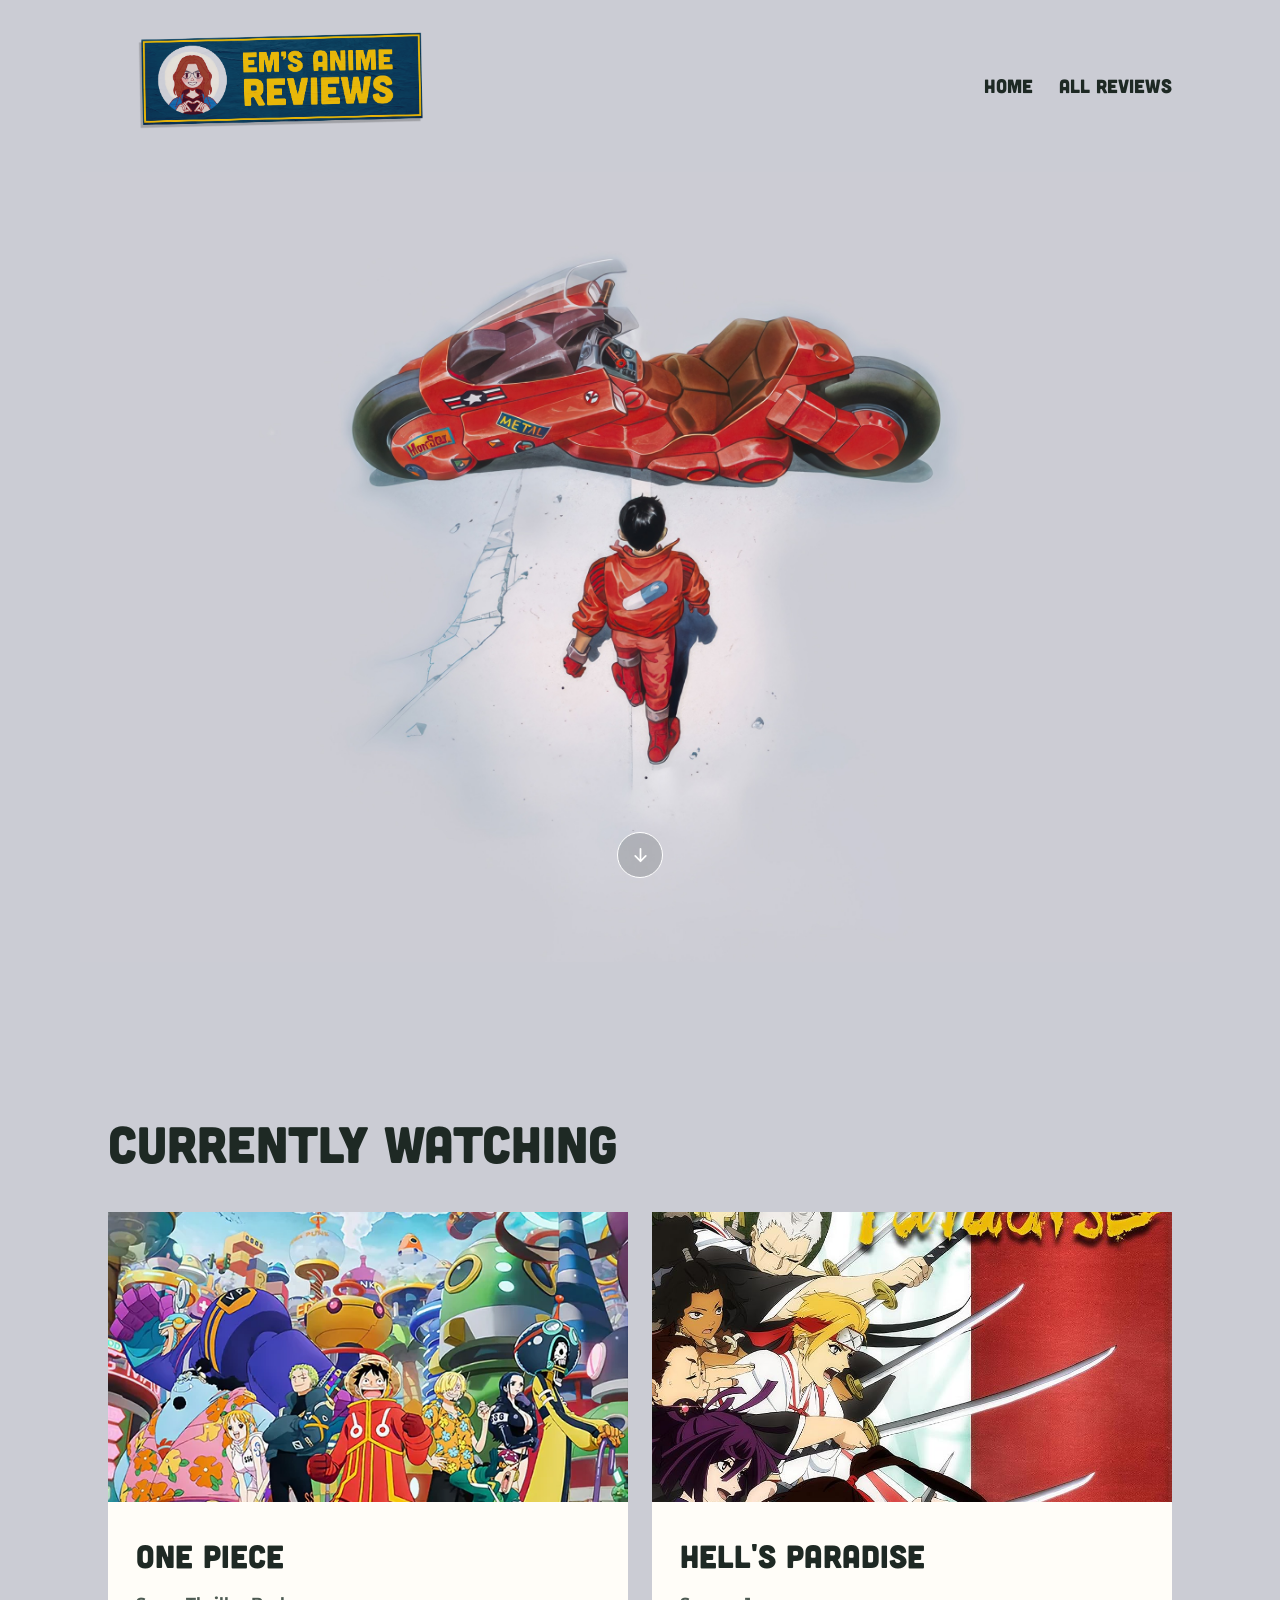
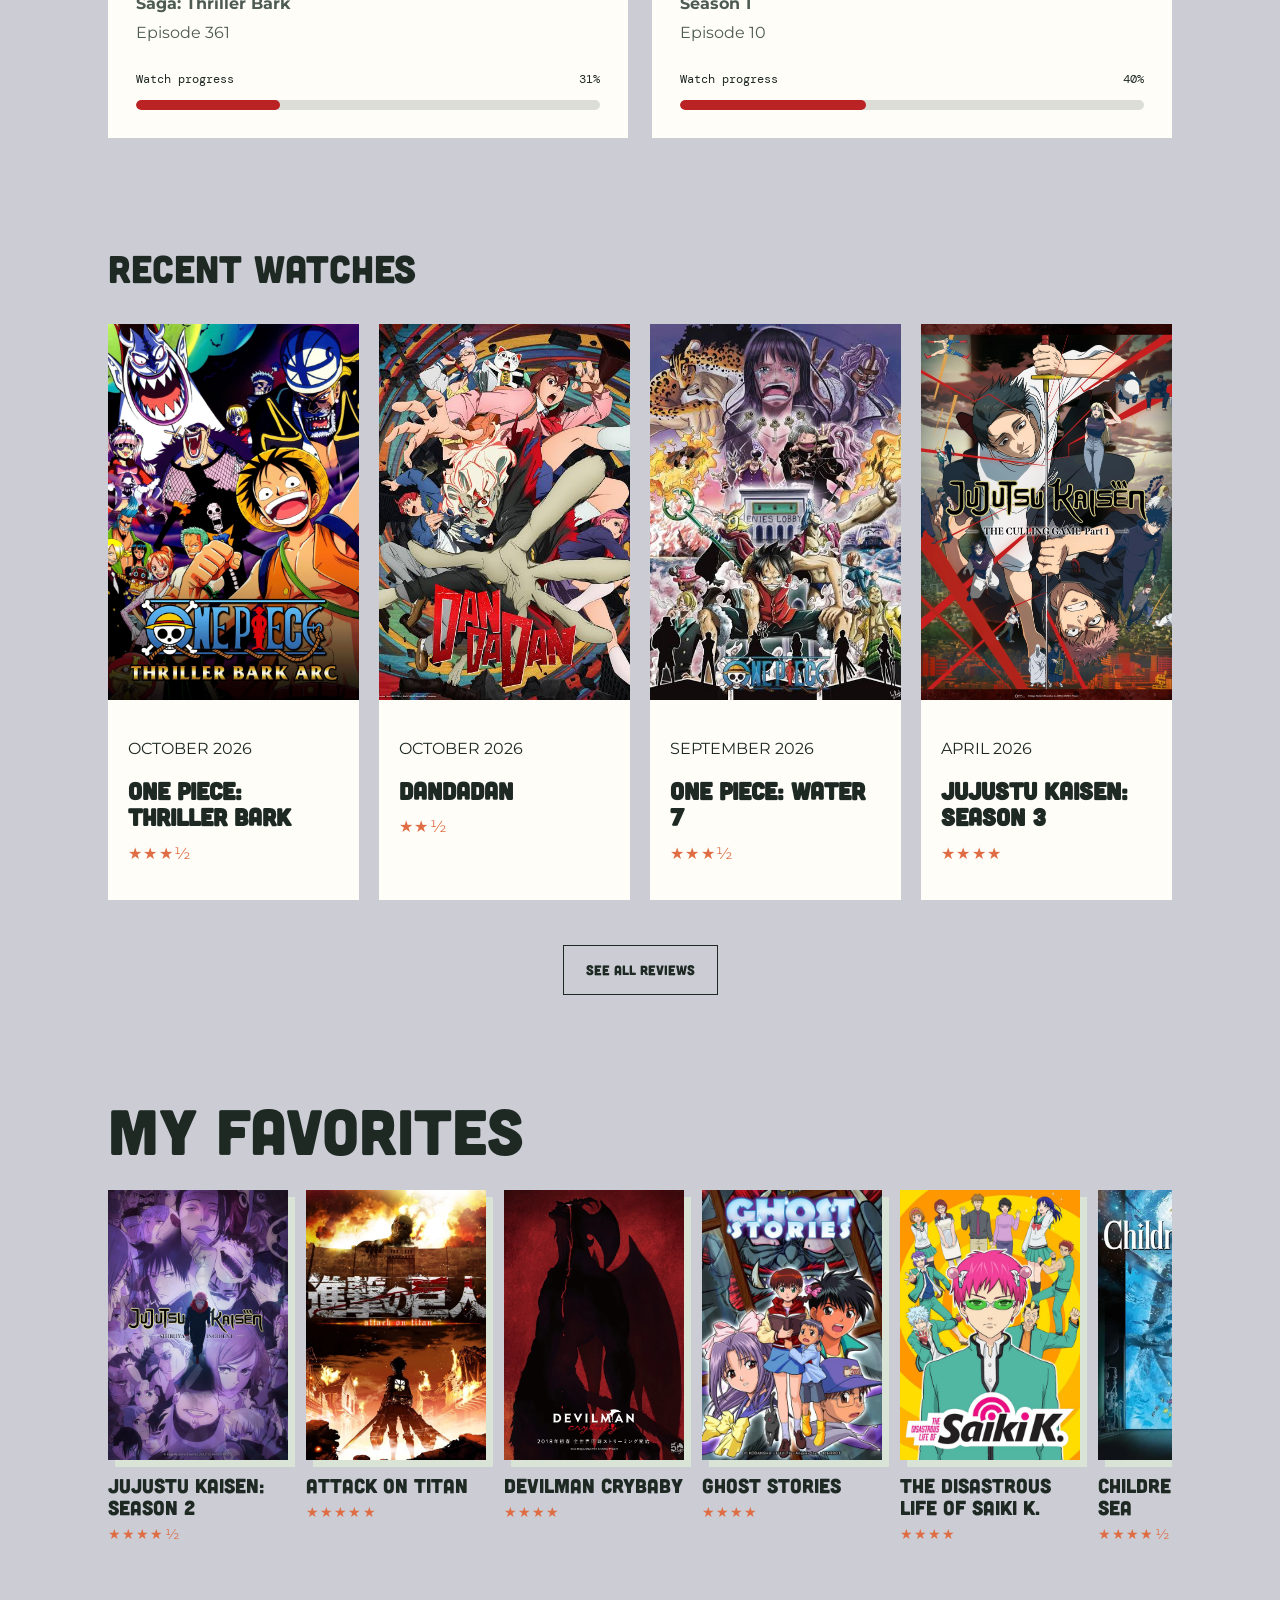
<file: index.html>
<!DOCTYPE html>
<html lang="en">
<head>
  <meta charset="UTF-8">
  <meta name="viewport" content="width=device-width, initial-scale=1.0">
  <title>Emily's Anime Reviews</title>
  <link rel="stylesheet" href="style.css">
</head>
<body>
  <header class="site-header">
    <a class="site-logo" href="index.html">
  <img src="images/logo.png" alt="Em's Anime Reviews">
</a>
    <button
  class="menu-toggle"
  type="button"
  aria-label="Open navigation menu"
  aria-expanded="false"
  aria-controls="site-nav"
>
  <span></span>
  <span></span>
  <span></span>
</button>

<nav class="site-nav" id="site-nav">
  <a href="index.html">Home</a>
  <a href="reviews.html">All Reviews</a>
</nav>
  </header>

  <main>
   <section class="hero">
  <img class="hero-image" src="images/hero-image.jpg" alt="hero-image">

  <a class="scroll-arrow" href="#spacer" aria-label="Scroll to currently watching">
    <svg viewBox="0 0 24 24" aria-hidden="true">
      <path d="M12 5v13M6.5 12.5 12 18l5.5-5.5"></path>
    </svg>
  </a>
</section>

    <div id="spacer" class="spacer"></div>

    <section id="current-show" class="current-shows">
      <div class="current-shows-heading">
        <h2>Currently Watching</h2>
      </div>

      <div class="current-show-grid">
        <article class="current-show-card">
          <div class="current-show-image show-one-image"></div>

          <div class="current-show-copy">
            <h3>One Piece</h3>
            <p class="show-details"><strong>Saga: Thriller Bark</strong></p>
            <p class="show-details">Episode 361</p>

            <div class="progress-label">
              <span>Watch progress</span>
              <span>31%</span>
            </div>

            <div class="progress-bar">
              <div class="progress-fill" style="width: 31%;"></div>
            </div>
          </div>
        </article>

        <article class="current-show-card">
          <div class="current-show-image show-two-image"></div>

          <div class="current-show-copy">
            <h3>Hell's Paradise</h3>
            <p class="show-details"><strong>Season 1</strong></p>
            <p class="show-details">Episode 10</p>

            <div class="progress-label">
              <span>Watch progress</span>
              <span>40%</span>
            </div>

            <div class="progress-bar">
              <div class="progress-fill" style="width: 40%;"></div>
            </div>
          </div>
        </article>
      </div>
</section>

    <section id="recent" class="recent-reviews">
      <div class="section-heading">
        <div>
          <h2>Recent Watches</h2>
        </div>
      </div>

      <div id="recent-reviews" class="review-grid"></div>

      <a class="button" href="reviews.html">See all reviews</a>
    </section>

    <section class="favorites-section">
      <div class="favorites-heading">
        <div>
          <h2>My Favorites</h2>
        </div>

      </div>

      <div id="favorite-reviews" class="favorites-shelf"></div>
    </section>

    <div id="footer" class="footer">
    </div>

  </main>


  

  <script src="reviews.js"></script>
  <script src="script.js"></script>

</body>
</html>
</file>
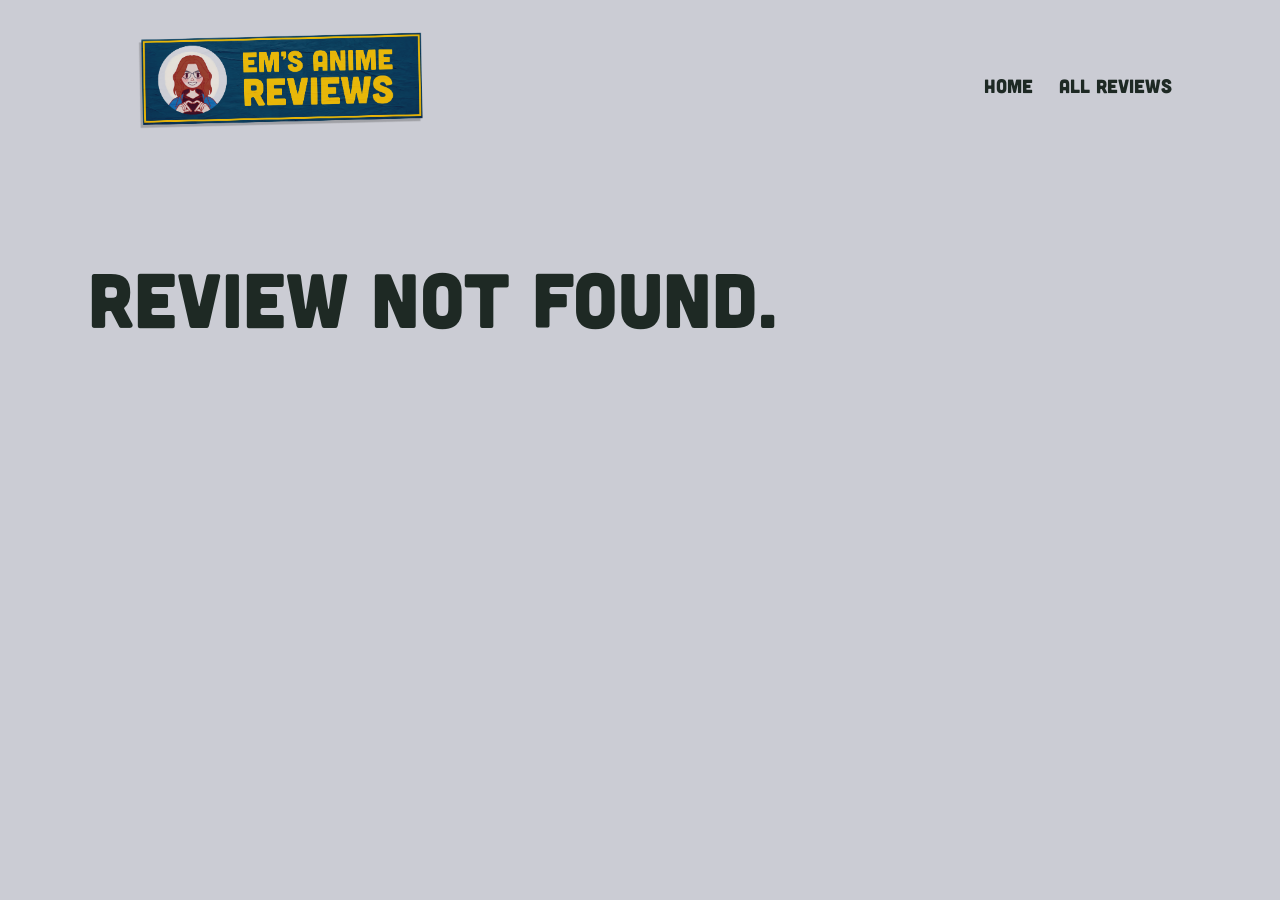
<file: post.html>
<!DOCTYPE html>
<html lang="en">
<head>
  <meta charset="UTF-8">
  <meta name="viewport" content="width=device-width, initial-scale=1.0">
  <title>Review | Emily's Anime Reviews</title>
  <link rel="stylesheet" href="style.css">
</head>
<body>
  <header class="site-header">
    <a class="site-logo" href="index.html">
  <img src="images/logo.png" alt="Em's Anime Reviews">
</a>

    <button
  class="menu-toggle"
  type="button"
  aria-label="Open navigation menu"
  aria-expanded="false"
  aria-controls="site-nav"
>
  <span></span>
  <span></span>
  <span></span>
</button>

<nav class="site-nav" id="site-nav">
  <a href="index.html">Home</a>
  <a href="reviews.html">All Reviews</a>
</nav>
  </header>

  <main class="article-page">
  <article id="single-review"></article>
</main>

  <script src="reviews.js"></script>
  <script src="script.js"></script>
</body>
</html>
</file>
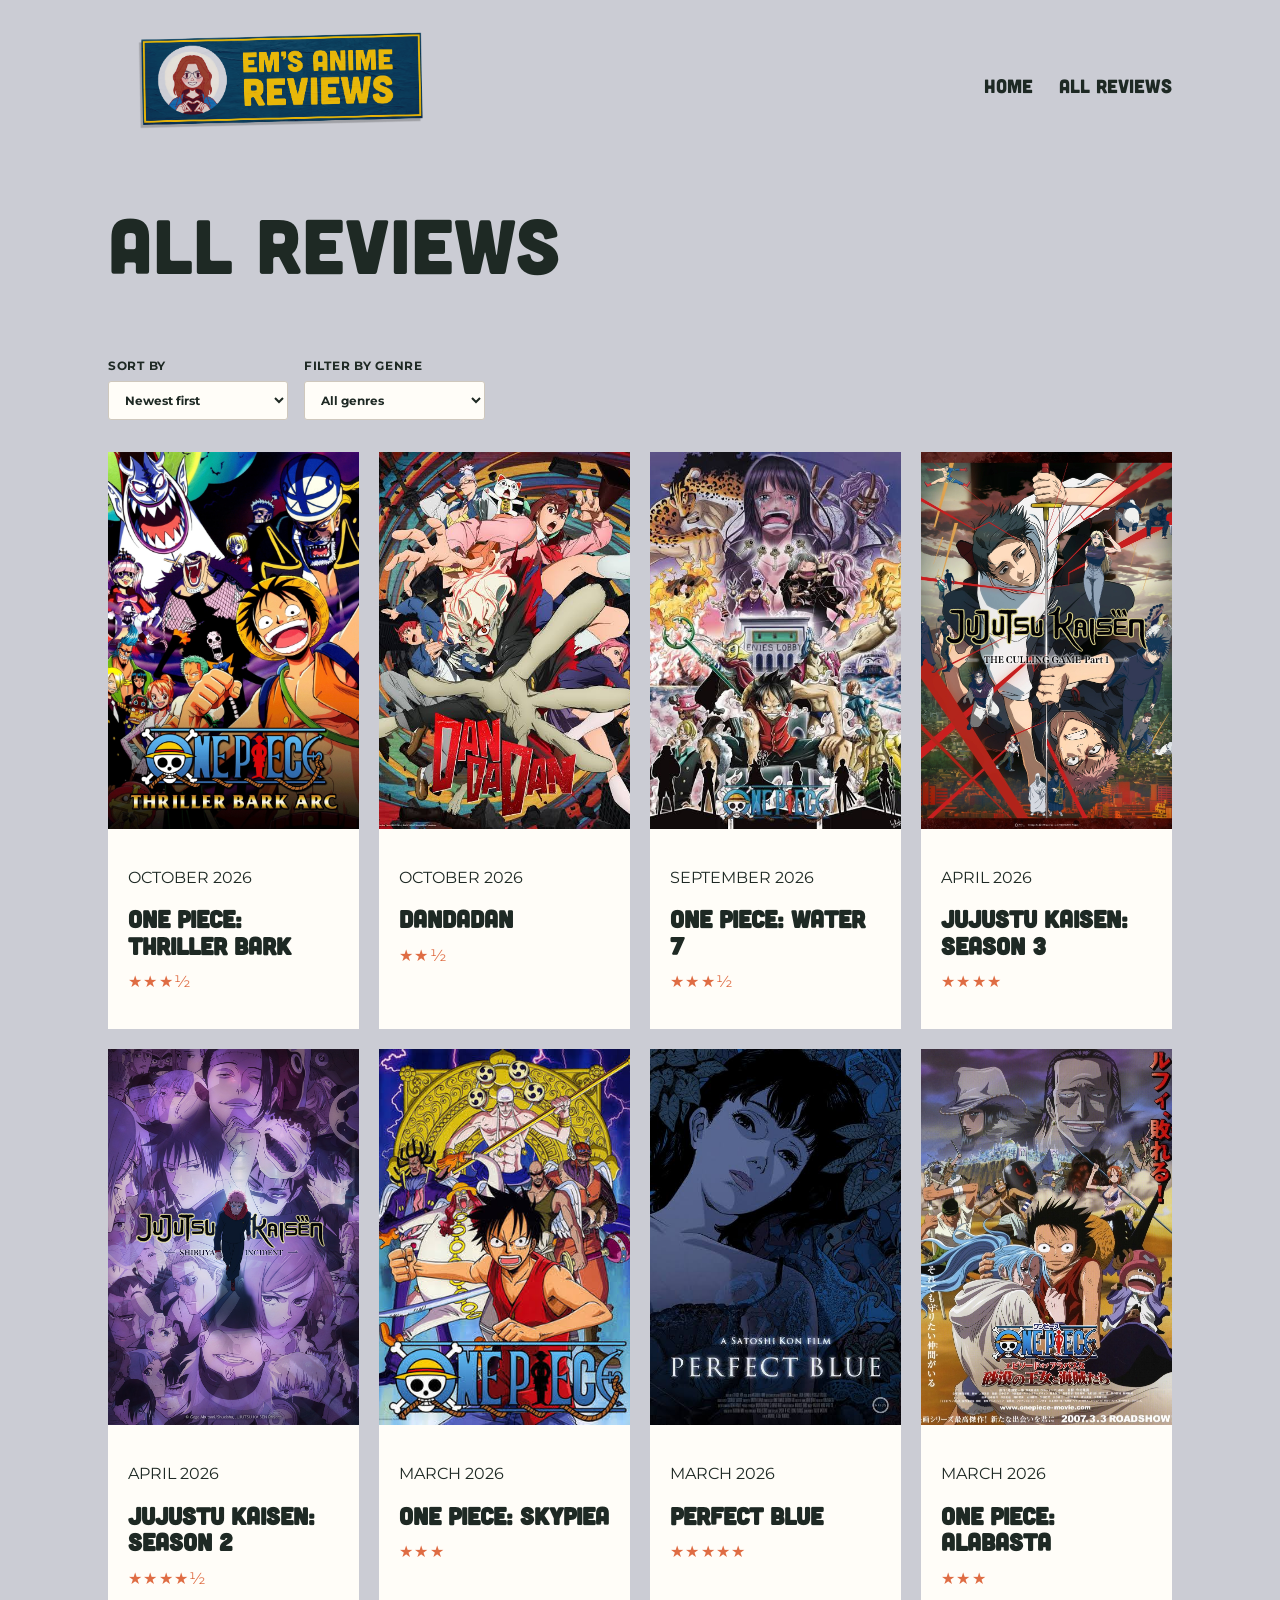
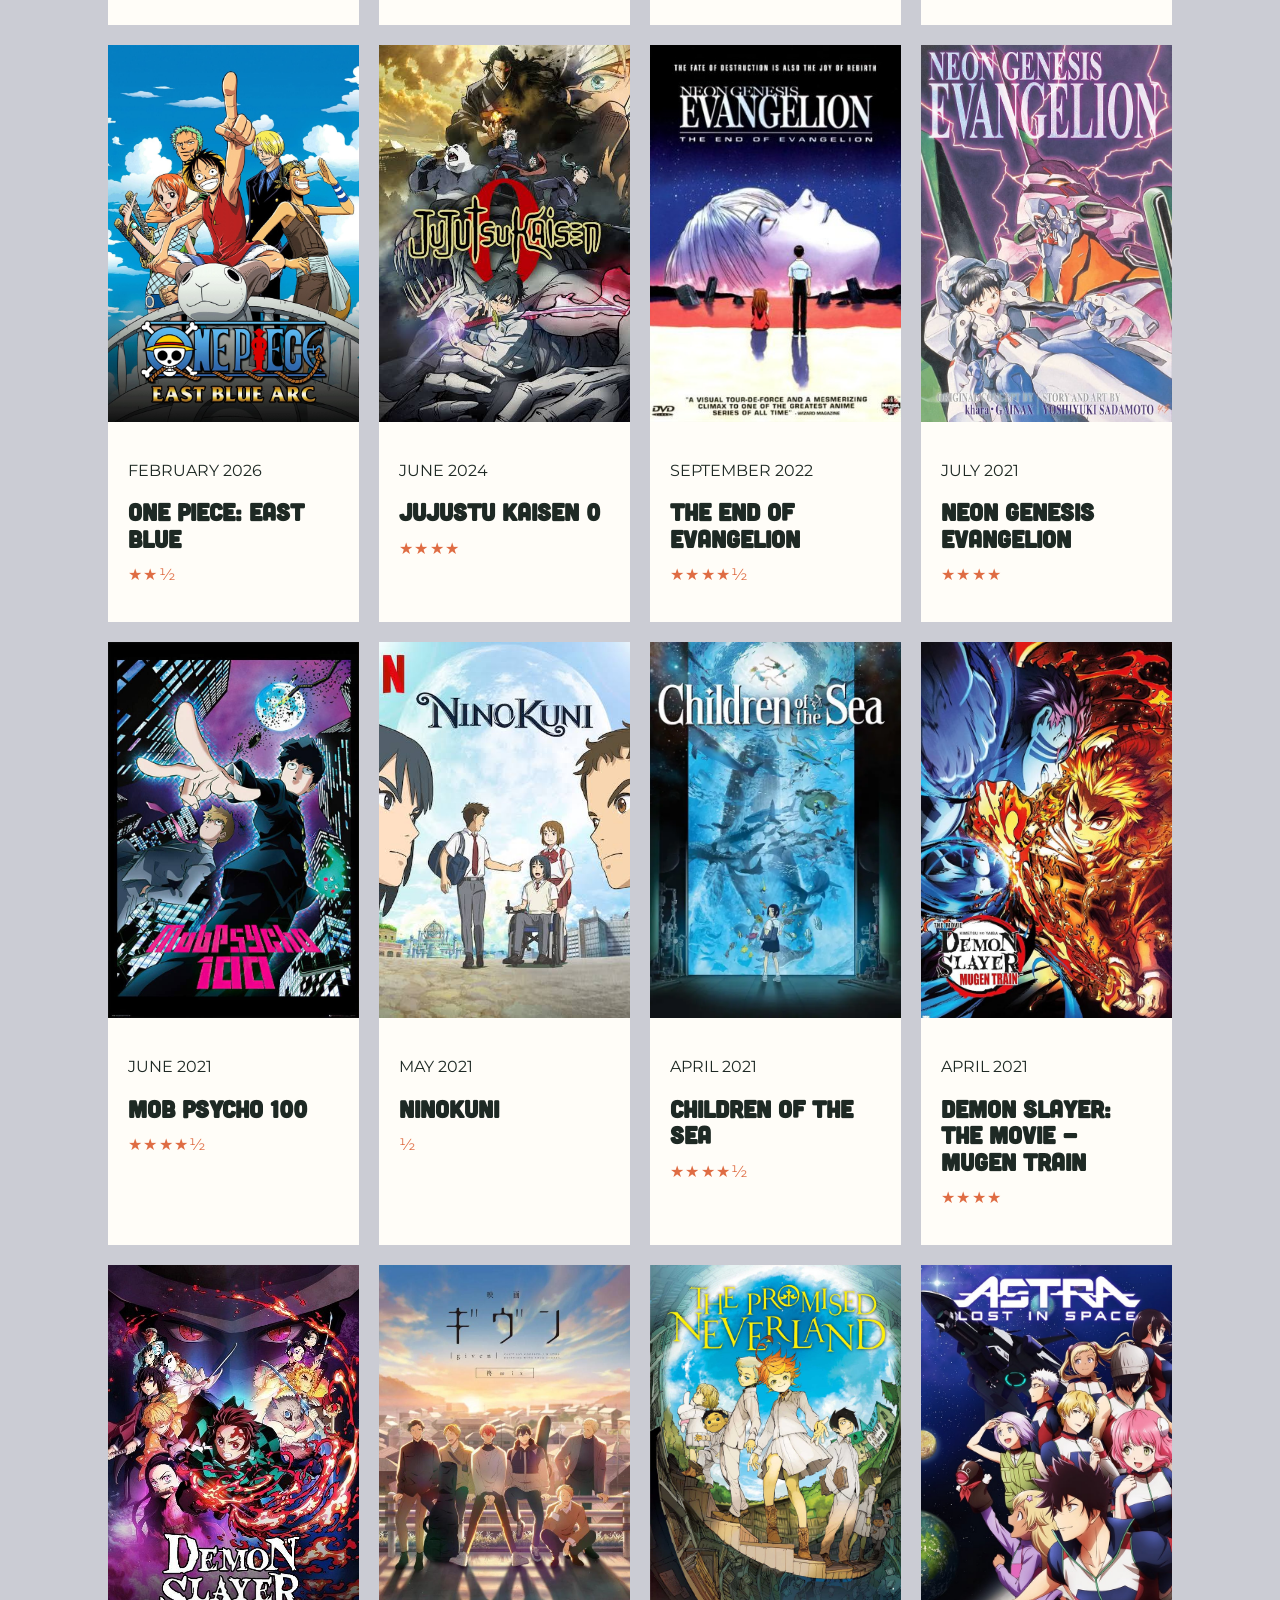
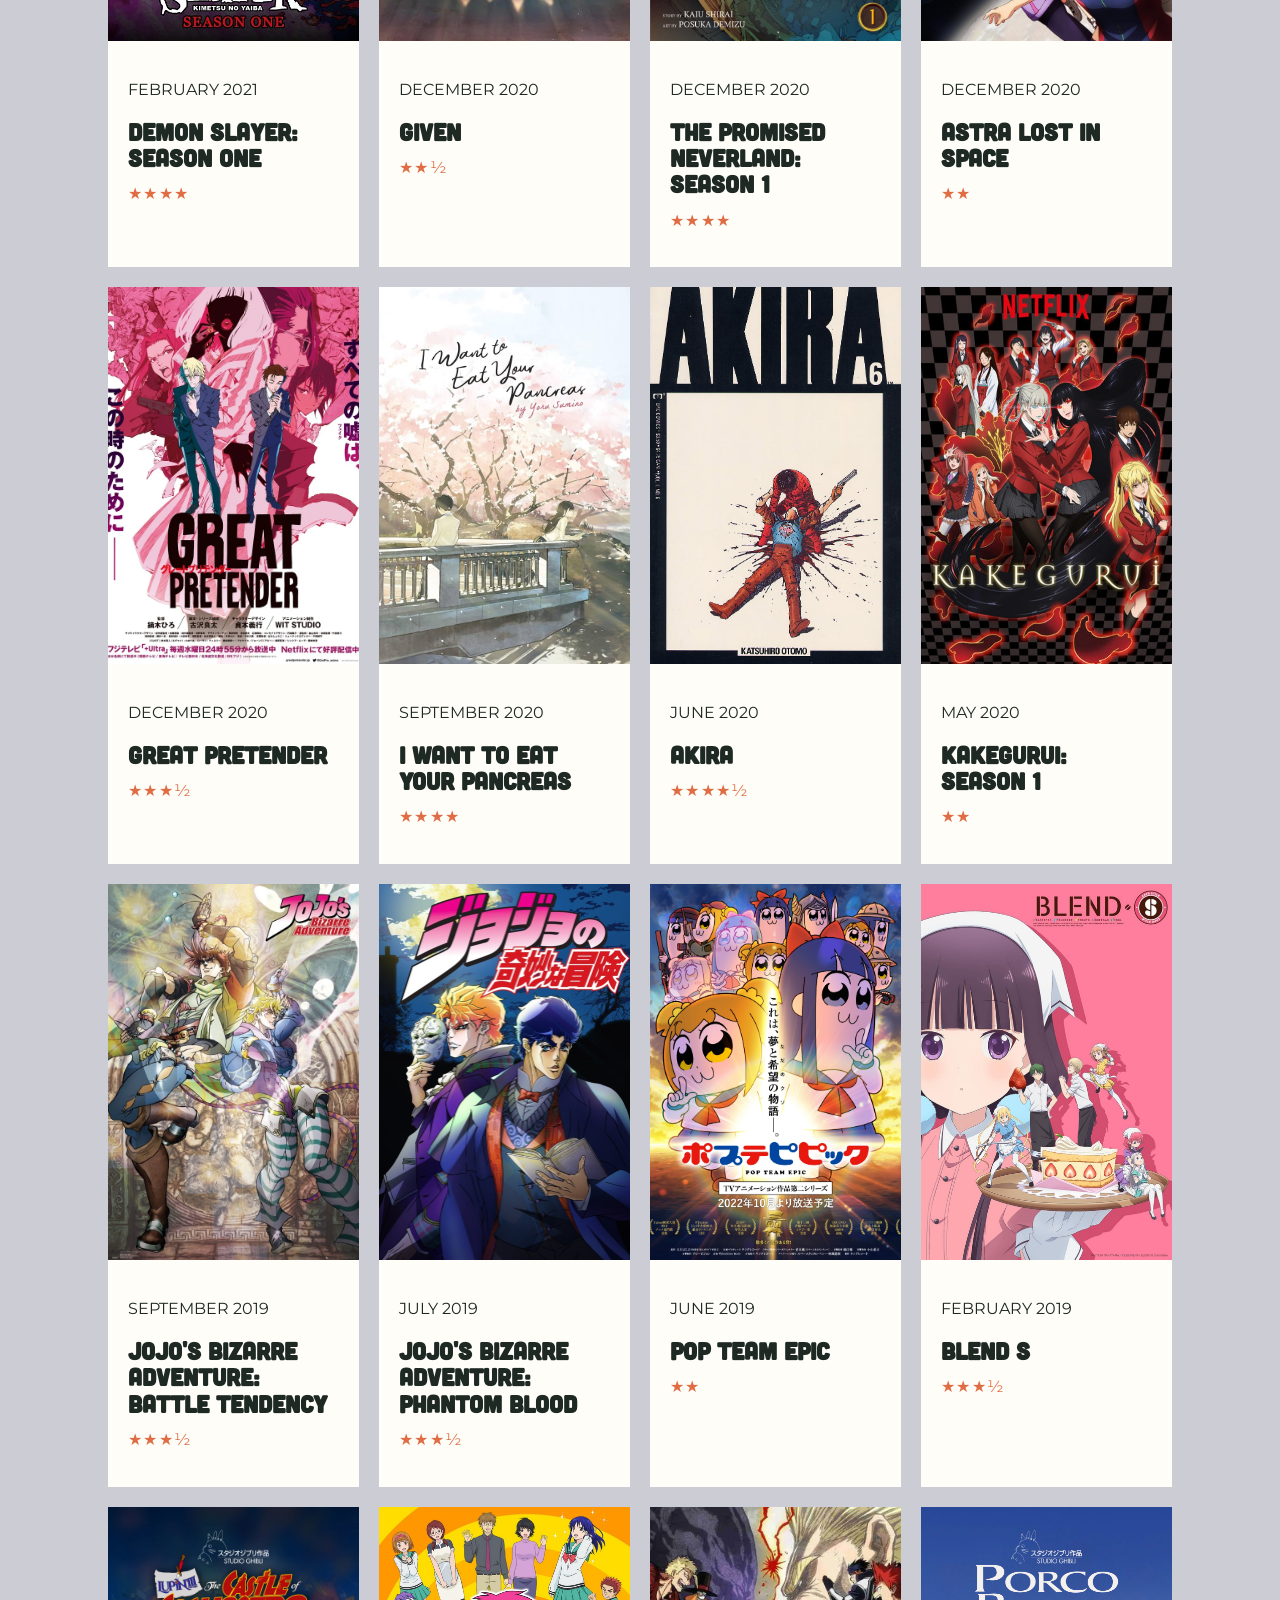
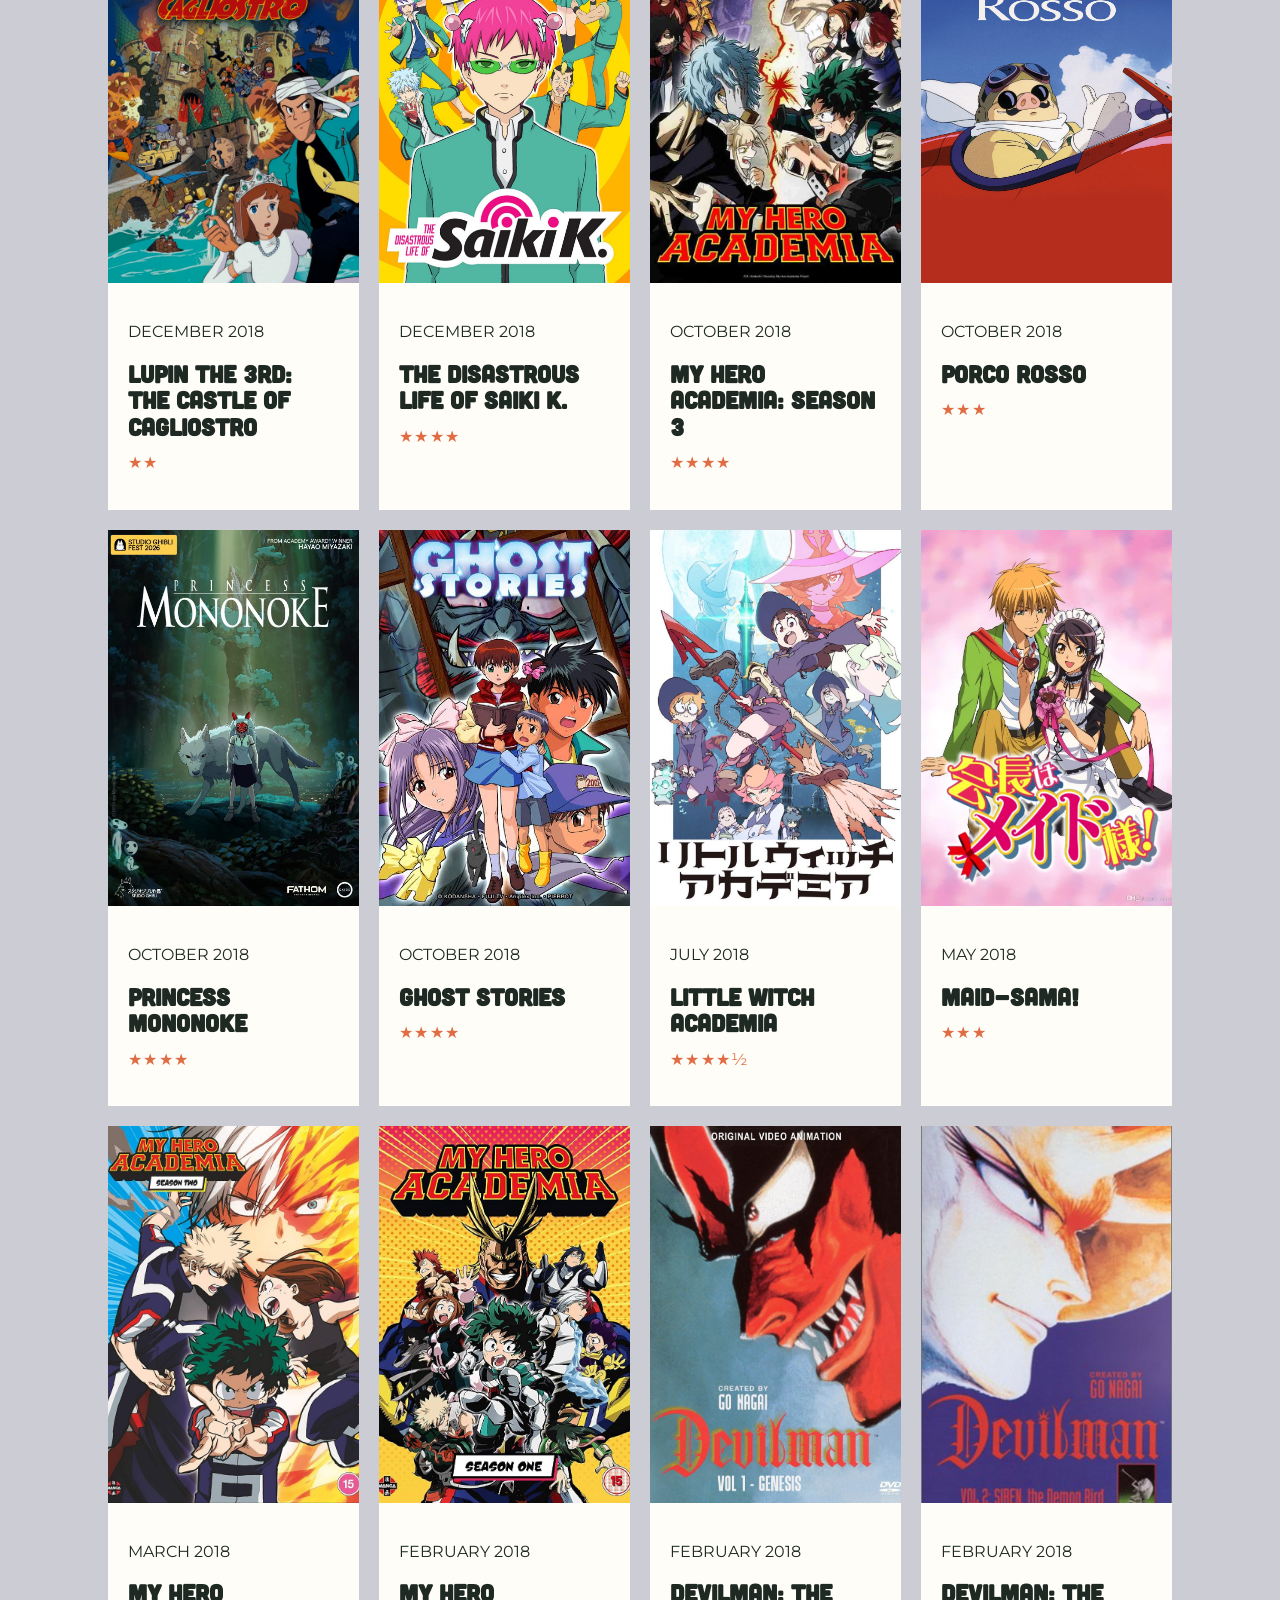
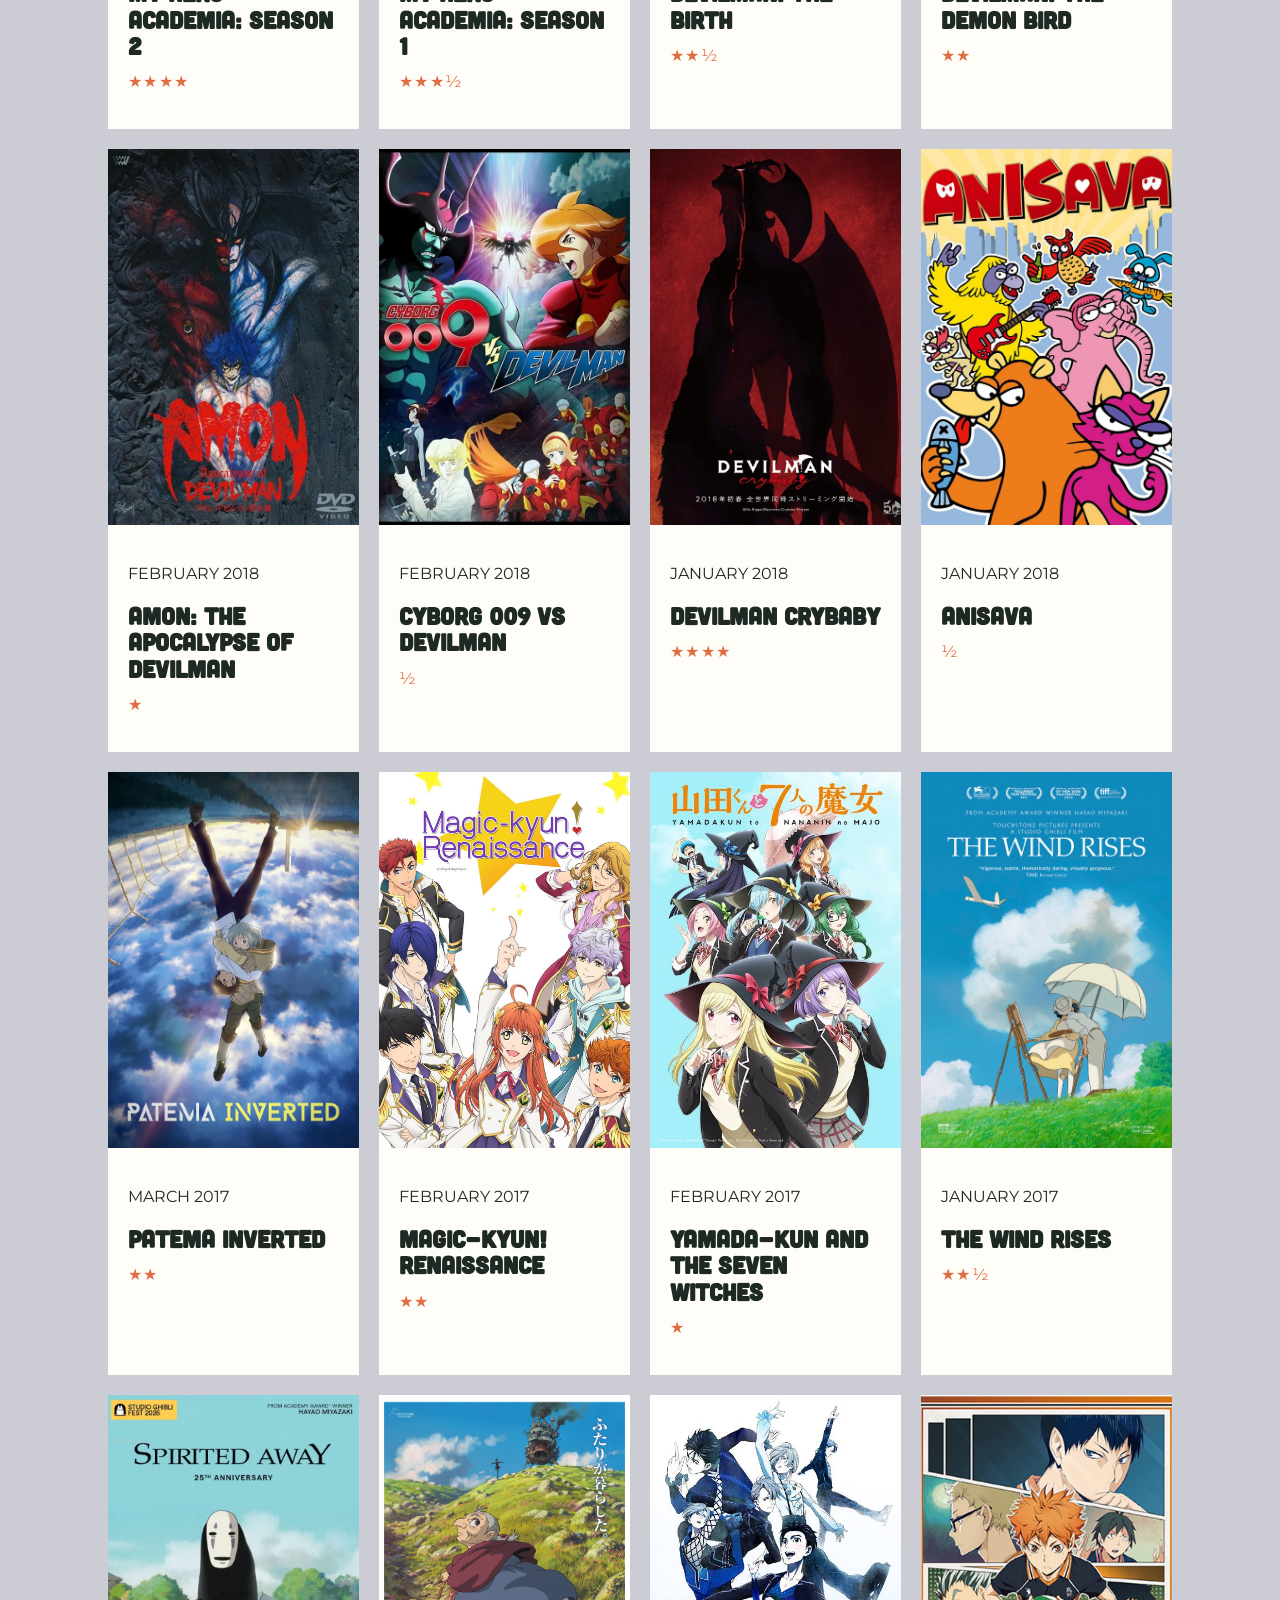
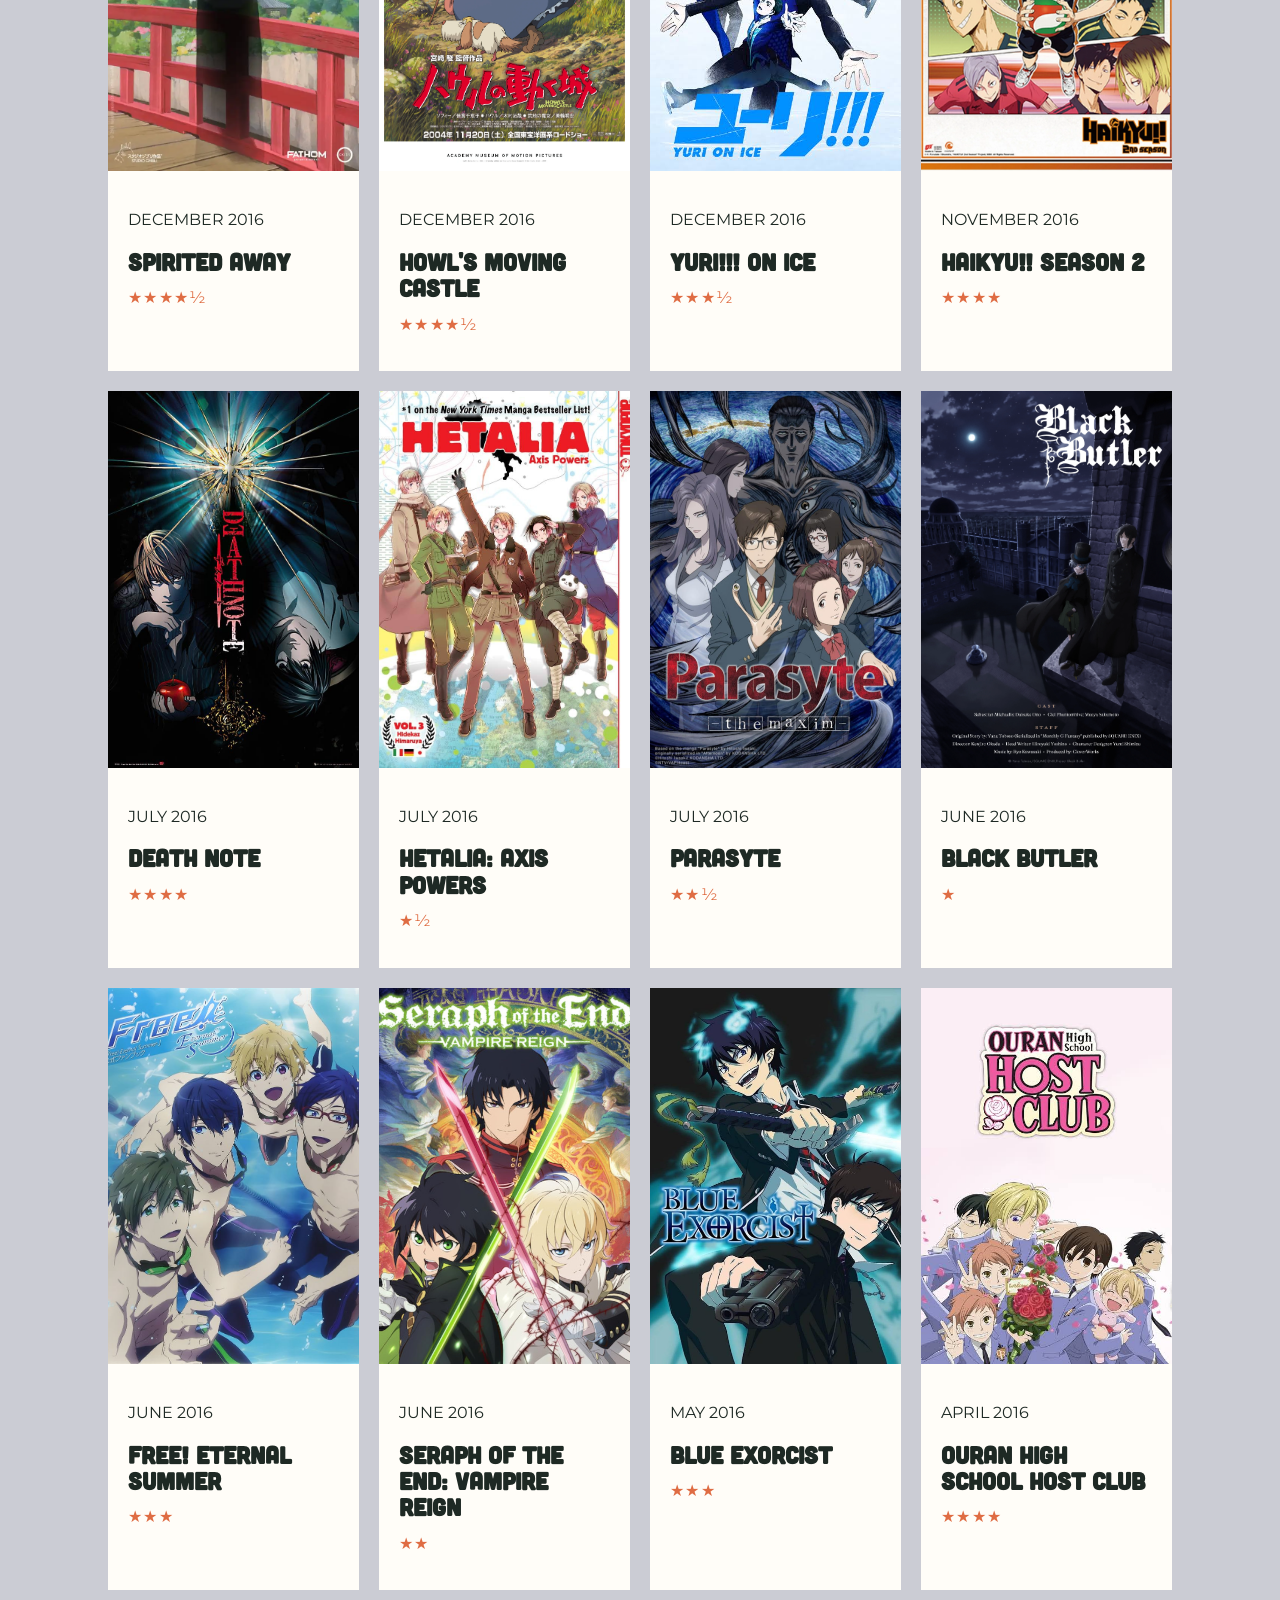
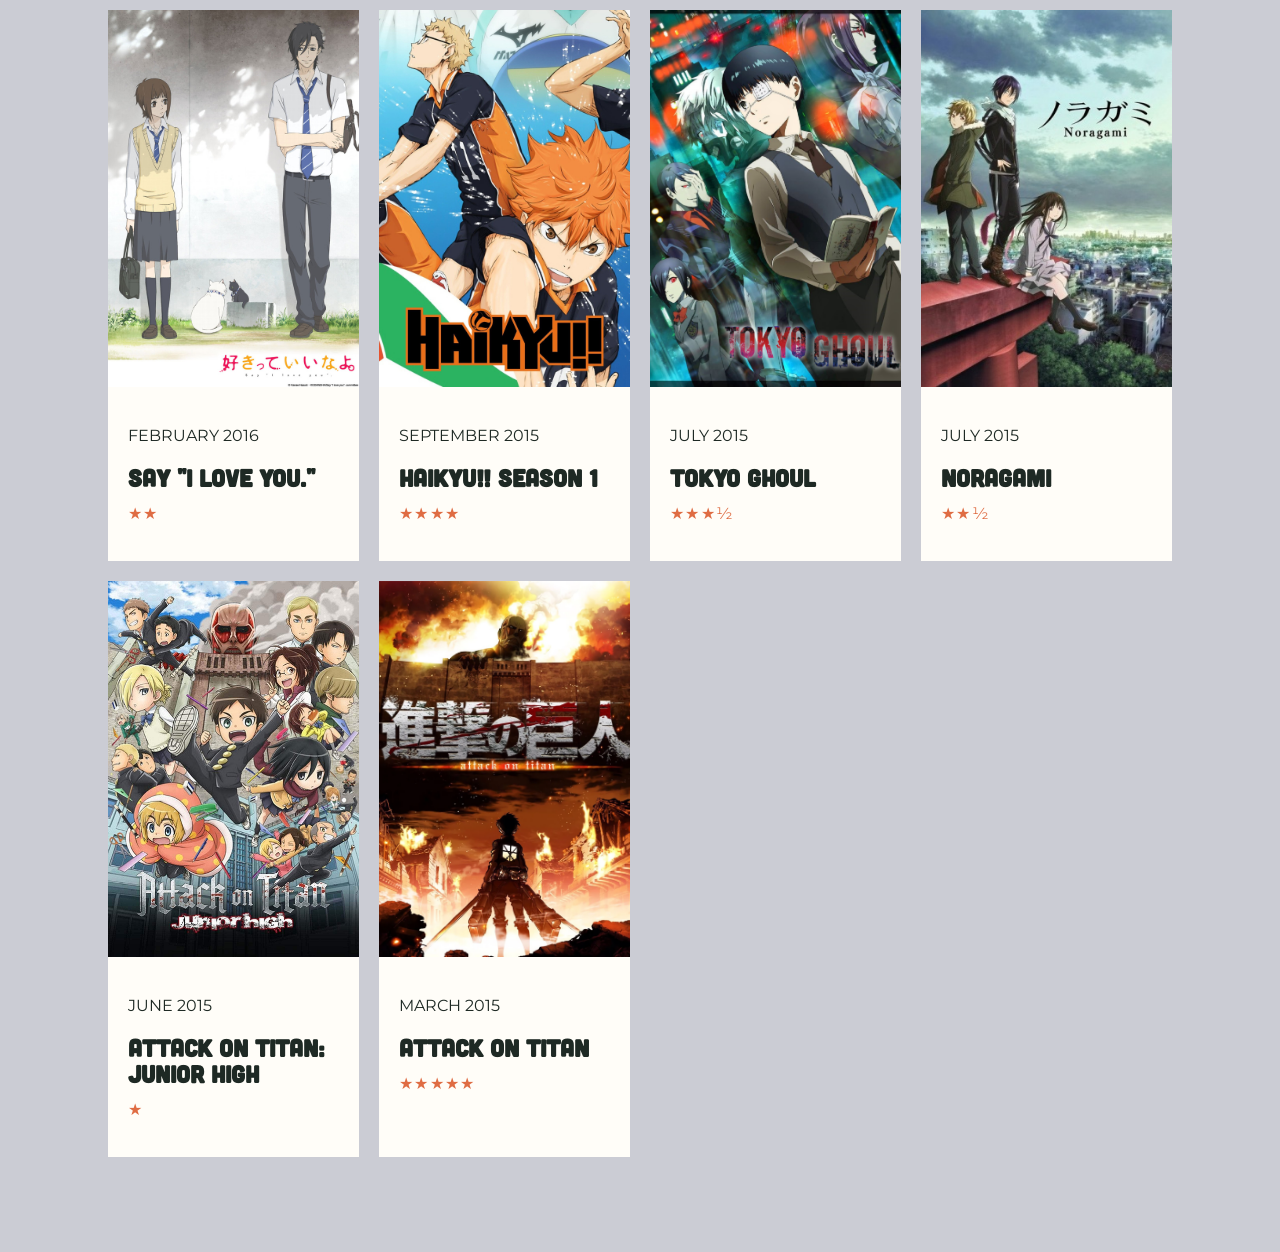
<file: reviews.html>
<!DOCTYPE html>
<html lang="en">
<head>
  <meta charset="UTF-8">
  <meta name="viewport" content="width=device-width, initial-scale=1.0">
  <title>EMILY'S ANIME REVIEWS</title>
  <link rel="stylesheet" href="style.css">
</head>
<body>
  <header class="site-header">
    <a class="site-logo" href="index.html">
  <img src="images/logo.png" alt="Em's Anime Reviews">
</a>
    <button
  class="menu-toggle"
  type="button"
  aria-label="Open navigation menu"
  aria-expanded="false"
  aria-controls="site-nav"
>
  <span></span>
  <span></span>
  <span></span>
</button>

<nav class="site-nav" id="site-nav">
  <a href="index.html">Home</a>
  <a href="reviews.html">All Reviews</a>
</nav>
  </header>

  <main class="reviews-page">
    <h1>All Reviews</h1>

    <div class="review-controls">
  <label>
    Sort by
    <select id="sort-reviews">
      <option value="newest">Newest first</option>
      <option value="oldest">Oldest first</option>
      <option value="rating">Highest rating</option>
    </select>
  </label>

  <label>
    Filter by genre
    <select id="filter-genre">
      <option value="all">All genres</option>
      <option value="Shounen">Shounen</option>
      <option value="Romance">Romance</option>
      <option value="Horror">Horror</option>
      <option value="Fantasy">Fantasy</option>
      <option value="Comedy">Comedy</option>
      <option value="Cyberpunk">Cyberpunk</option>
      <option value="Psychological Thriller">Psychological Thriller</option>
      <option value="Drama">Drama</option>
      <option value="Mecha">Mecha</option>
      <option value="Sports">Sports</option>
      <option value="Action">Action</option>
      <option value="Crime">Crime</option>
      <option value="Supernatural">Supernatural</option>
    </select>
  </label>
</div>

    <div id="all-reviews" class="all-review-grid"></div>
  </main>

  <script src="reviews.js"></script>
  <script src="script.js"></script>

</body>
</html>
</file>
<file: style.css>
@import url("https://fonts.googleapis.com/css2?family=DM+Mono&family=Montserrat:wght@400;500;600;700&display=swap");

@font-face {
  font-family: "Cubano";
  src: url("fonts/cubano/Cubano.ttf") format("truetype");
  font-weight: 400;
  font-style: normal;
  font-display: swap;
}

:root {
  --ink: #1e2924;
  --paper: #CBCCD4;
  --sage: #d9e3d6;
  --yellow: #E7B70B;
  --muted: #647069;
}

* {
  box-sizing: border-box;
}

html {
  scroll-behavior: smooth;
}

body {
  margin: 0;
  color: var(--ink);
  background: var(--paper);
  font-family: "Work Sans", sans-serif;
  line-height: 1.6;
}

.site-header,
main,
footer {
  max-width: 1120px;
  margin-left: auto;
  margin-right: auto;
}

.site-header {
  display: flex;
  justify-content: space-between;
  align-items: center;
  padding: 14px 28px;
  position: sticky;
  top: 0;
  z-index: 100;
  background: var(--paper);
}

.brand {
  color: var(--ink);
  font-family: "DM Mono", monospace;
  font-size: 0.85rem;
  font-weight: bold;
  letter-spacing: 0.08em;
  text-decoration: none;
}

nav {
  display: flex;
  gap: 26px;
}

nav a {
  color: var(--ink);
  font-size: 1.2rem;
  text-decoration: none;
}

nav a:hover,
.read-more:hover,
.back:hover {
  color: var(--yellow);
}

:root {
  --desktop-header-height: 110px;
}

.hero {
  position: relative;
  width: 100%;
  height: calc(100svh - var(--desktop-header-height));
  overflow: hidden;
  line-height: 0;
}

.hero-image {
  display: block;
  width: 100%;
  height: 100%;
  object-fit: cover;
  object-position: center center;
}

.scroll-arrow {
  position: fixed;
  bottom: max(22px, env(safe-area-inset-bottom));
  left: 50%;
  z-index: 1000;
  display: grid;
  width: 46px;
  height: 46px;
  place-items: center;
  transform: translateX(-50%);
  border: 1px solid #fff;
  border-radius: 50%;
  background: rgba(30, 41, 36, 0.18);
  color: #fff;
  text-decoration: none;
  transition: opacity 0.2s ease, transform 0.2s ease, background 0.2s ease;
}

.scroll-arrow:hover {
  transform: translateX(-50%) translateY(5px);
  background: #fff;
  color: #1e2924;
}

.scroll-arrow.is-hidden {
  opacity: 0;
  pointer-events: none;
}

.scroll-arrow svg {
  width: 23px;
  height: 23px;
  fill: none;
  stroke: currentColor;
  stroke-linecap: round;
  stroke-linejoin: round;
  stroke-width: 1.8;
}

@media (max-width: 600px) {
  .hero {
    height: calc(100svh - 68px);
  }

  .scroll-arrow {
    bottom: max(20px, env(safe-area-inset-bottom));
  }
}

.hero .eyebrow {
  color: #f2bca7;
}

.hero h1 {
  max-width: 750px;
  margin: 16px 0 24px;
  color: white;
  font-family: "Cubano";
  font-size: clamp(3.2rem, 7vw, 6.5rem);
  font-weight: 600;
  line-height: 0.98;
  letter-spacing: -0.05em;
}

.hero p:not(.eyebrow) {
  max-width: 540px;
  margin: 0;
  color: rgba(255, 255, 255, 0.9);
  font-size: 1.1rem;
}

.intro {
  max-width: 560px;
  color: var(--muted);
  font-size: 1.15rem;
}

.posts {
  padding: 0 28px 90px;
}

.section-heading {
  margin-bottom: 25px;
}

.section-heading h2 {
  margin: 0 0 14px;
  font-family: "Cubano";
  font-size: 2.4rem;
}

.post-card {
  background: #fffdf8;
}

.featured {
  display: grid;
  grid-template-columns: 1.13fr 0.87fr;
  margin-bottom: 30px;
}

.post-image {
  min-height: 270px;
}

.featured .post-image {
  min-height: 430px;
}

.image-one {
  background:
    linear-gradient(140deg, rgba(31, 47, 35, 0.1), rgba(255, 232, 199, 0.1)),
    url("https://images.unsplash.com/photo-1464822759023-fed622ff2c3b?auto=format&fit=crop&w=1300&q=80")
    center / cover;
}

.image-two {
  background:
    url("https://images.unsplash.com/photo-1499750310107-5fef28a66643?auto=format&fit=crop&w=800&q=80")
    center / cover;
}

.image-three {
  background:
    url("https://images.unsplash.com/photo-1500530855697-b586d89ba3ee?auto=format&fit=crop&w=800&q=80")
    center / cover;
}

.post-copy {
  padding: 38px;
}

.post-copy h3 {
  margin: 14px 0;
  font-family: "Cubano";
  font-size: 2rem;
  line-height: 1.12;
}

.post-copy h3 a {
  color: var(--ink);
  text-decoration: none;
}

.post-copy p:not(.meta) {
  color: var(--muted);
}

.read-more {
  color: var(--ink);
  font-size: 0.85rem;
  font-weight: 600;
  text-decoration: none;
}

.post-grid {
  display: grid;
  grid-template-columns: repeat(2, 1fr);
  gap: 30px;
}

.post-grid .post-copy {
  padding: 26px;
}

.post-grid .post-copy h3 {
  font-size: 1.6rem;
}

.about {
  margin: 0 28px 88px;
  padding: 70px max(30px, 8vw);
  background: var(--sage);
  text-align: center;
}

.about h2 {
  margin: 10px 0;
  font-size: 3.2rem;
}

.about p:last-child {
  max-width: 500px;
  margin: auto;
  color: #4e5b53;
}

.article-page {
  max-width: 830px;
  padding: 55px 28px 90px;
}

.back {
  color: var(--ink);
  font-size: 0.9rem;
  text-decoration: none;
}

.article-page article {
  margin-top: 75px;
}

.article-page h1 {
  font-size: clamp(2.8rem, 6vw, 4.8rem);
}

.standfirst {
  max-width: 620px;
  color: var(--muted);
  font-family: "Cubano";
  font-size: 1.3rem;
  font-weight: 500;
  line-height: 1.5;
}

.article-image {
  height: 440px;
  margin: 42px 0;
}

.article-body {
  max-width: 650px;
  margin: auto;
  font-size: 1.08rem;
}

.article-body h2 {
  margin-top: 42px;
  font-family: "Cubano";
  font-size: 2rem;
}

.article-body code {
  padding: 2px 5px;
  background: #eeeae0;
  font-size: 0.85em;
}

footer {
  display: flex;
  justify-content: space-between;
  padding: 28px;
  border-top: 1px solid #d5d8cf;
  color: var(--muted);
  font-size: 0.78rem;
}

@media (max-width: 700px) {
  .featured,
  .post-grid {
    grid-template-columns: 1fr;
  }

  .featured .post-image {
    min-height: 290px;
  }

  .article-image {
    height: 280px;
  }

  footer {
    display: block;
  }

  footer span {
    display: block;
    margin-top: 4px;
  }
}

.current-shows {
  max-width: 1120px;
  margin: 70px auto 100px;
  padding: 0 28px;
}

.current-shows-heading h2 {
  margin: 8px 0 28px;
  font-family: "Cubano";
  font-size: clamp(2.2rem, 4vw, 3.6rem);
}

.current-show-grid {
  display: grid;
  grid-template-columns: repeat(2, 1fr);
  gap: 24px;
}

.current-show-card {
  overflow: hidden;
  background: #FFFDF8;
}

.current-show-image {
  min-height: 290px;
  background-position: center;
  background-size: cover;
}

.show-one-image {
  background-image: url("covers/one-piece.webp");
}

.show-two-image {
  background-image: url("covers/hells-paradise.jpg");
}

.current-show-copy {
  padding: 28px;
}

.current-show-copy h3 {
  margin: 0 0 10px;
  font-family: "Cubano";
  font-size: 2rem;
}

.show-details {
  margin: 3px 0;
  color: #4e5b53;
}

.progress-label {
  display: flex;
  justify-content: space-between;
  margin-top: 26px;
  font-family: "DM Mono", monospace;
  font-size: 0.72rem;
}

.progress-bar {
  height: 10px;
  margin-top: 10px;
  overflow: hidden;
  background: rgba(30, 41, 36, 0.15);
  border-radius: 20px;
}

.progress-fill {
  height: 100%;
  background: #BB2224;
  border-radius: 20px;
}

@media (max-width: 700px) {
  .current-show-grid {
    grid-template-columns: 1fr;
  }
}

.recent-reviews,
.reviews-page {
  max-width: 1120px;
  margin: auto;
  padding: 0px 28px 95px;
}

.review-grid,
.all-review-grid {
  display: grid;
  grid-template-columns: repeat(4, 1fr);
  gap: 20px;
}

.review-card {
  overflow: hidden;
  background: #fffdf8;
}

.review-card:hover {
  box-shadow: 0 14px 28px rgba(30, 41, 36, 0.2);
}

.review-card img {
  display: block;
  width: 100%;
  aspect-ratio: 2 / 3;
  object-fit: cover;
}

.review-copy {
  padding: 20px;
}

.review-copy h3 {
  margin: 8px 0;
  font-family: "Cubano";
  font-size: 1.55rem;
  line-height: 1.1;
}

.review-copy a {
  color: var(--ink);
  font-size: 0.85rem;
  font-weight: 600;
  text-decoration: none;
}

.rating {
  margin: 10px 0 14px;
  color: #df6c43;
  letter-spacing: 0.08em;
}

.button {
  display: block;
  width: fit-content;
  margin: 45px auto 0;
  padding: 13px 22px;
  border: 1px solid var(--ink);
  color: var(--ink);
  font-size: 0.85rem;
  font-weight: 600;
  text-decoration: none;
}

.button:hover {
  border-color: #3C657D;
  background: #3C657D;
  color: white;
}

.reviews-page h1 {
  margin-top: 10px;
  font-family: "Cubano";
  font-size: clamp(3rem, 6vw, 5rem);
}

.sort-label {
  display: flex;
  align-items: center;
  gap: 12px;
  margin: 30px 0;
  font-size: 0.9rem;
  font-weight: 600;
}

.sort-label select {
  padding: 9px 12px;
  border: 1px solid #c6ccc2;
  background: #fffdf8;
  color: var(--ink);
  font: inherit;
}

.review-controls {
  display: flex;
  flex-wrap: wrap;
  gap: 16px;
  margin: 0 0 32px;
}

.review-controls label {
  display: grid;
  gap: 6px;
  color: #1e2924;
  font-size: 0.75rem;
  font-weight: 700;
  letter-spacing: 0.06em;
  text-transform: uppercase;
}

.review-controls select {
  min-width: 180px;
  padding: 10px 12px;
  border: 1px solid #cfc8bd;
  border-radius: 3px;
  background: #fffdf8;
  color: #1e2924;
  font: inherit;
  text-transform: none;
}

.no-results {
  grid-column: 1 / -1;
  margin: 12px 0;
}

@media (max-width: 850px) {
  .review-grid,
  .all-review-grid {
    grid-template-columns: repeat(2, 1fr);
  }

  .current-show {
    margin-left: 28px;
    margin-right: 28px;
    grid-template-columns: 1fr;
  }

  .current-show-image {
    min-height: 260px;
  }
}

@media (max-width: 500px) {
  .review-grid,
  .all-review-grid {
    grid-template-columns: repeat(2, minmax(0, 1fr));
    gap: 14px;
  }

  .review-copy {
    padding: 14px;
  }

  .review-copy h3 {
    font-size: 1.25rem !important;
  }
}
@media (max-width: 500px) {

  .current-show-copy {
    padding: 35px 28px;
  }
}

.spacer {
  height: 70px;
}

.tag-list {
  display: flex;
  flex-wrap: wrap;
  gap: 8px;
  margin: 18px 0 30px;
}

.tag {
  padding: 6px 10px;
  border: 1px solid #c6ccc2;
  border-radius: 100px;
  color: #ffffff;
  font-family: "DM Mono", monospace;
  font-size: 0.68rem;
  letter-spacing: 0.04em;
  text-transform: uppercase;
  background-color: #BB2224;
}

.favorites-section {
  max-width: 1120px;
  margin: 0 auto 100px;
  padding: 0 28px;
}

.favorites-heading {
  display: flex;
  justify-content: space-between;
  align-items: end;
  gap: 30px;
  margin-bottom: 28px;
}

.favorites-heading h2 {
  margin: 8px 0 0;
  font-family: "Cubano";
  font-size: clamp(2.4rem, 5vw, 4rem);
  line-height: 1;
}

.favorites-heading > p {
  max-width: 310px;
  margin: 0;
  color: var(--muted);
  font-size: 0.95rem;
}

.favorites-shelf {
  display: flex;
  gap: 18px;
  overflow-x: auto;
  padding-bottom: 15px;
  scrollbar-color: #0B3E5C #e7e3db;
  scrollbar-width: thin;
}

.favorite-poster {
  display: block;
  flex: 0 0 180px;
  color: var(--ink);
  text-decoration: none;
}

.favorite-poster img {
  display: block;
  width: 100%;
  aspect-ratio: 2 / 3;
  object-fit: cover;
  box-shadow: 7px 7px 0 #d9e3d6;
  transition: transform 0.2s ease, box-shadow 0.2s ease;
}

.favorite-poster:hover img {
  transform: translateY(-7px);
  box-shadow: 10px 12px 0 #BB2224;
}

.favorite-info {
  padding-top: 14px;
}

.favorite-info h3 {
  margin: 0;
  font-family: "Cubano";
  font-size: 1.25rem;
  line-height: 1.1;
}

.favorite-info p {
  margin: 5px 0 0;
  color: #df6c43;
  font-size: 0.9rem;
  letter-spacing: 0.08em;
}

@media (max-width: 700px) {
  .favorites-heading {
    display: block;
  }

  .favorites-heading > p {
    margin-top: 14px;
  }

  .favorite-poster {
    flex-basis: 145px;
  }
}

.review-image-link {
  display: block;
}

.review-title-link {
  color: var(--ink);
  text-decoration: none;
}

.review-title-link:hover {
  color: #df6c43;
}

.review-copy h3 {
  margin: 8px 0;
  font-family: "Cubano";
  font-size: 2rem;
  line-height: 1.1;
}

.review-title-link {
  color: var(--ink);
  font-size: inherit;
  text-decoration: none;
}

.review-card .review-copy h3 {
  font-size: 1.5rem !important;
}

.review-card .review-copy h3 .review-title-link {
  font-size: inherit !important;
}

.article-page {
  max-width: 1160px;
  padding-top: 0px;
}

.article-page > article {
  margin-top: 45px;
}

.review-detail {
  display: grid;
  grid-template-columns: minmax(260px, 380px) minmax(0, 1fr);
  align-items: start;
  gap: clamp(45px, 8vw, 110px);
}

.review-poster {
  position: sticky;
  top: 35px;
}

.review-poster img {
  display: block;
  width: 100%;
  aspect-ratio: 2 / 3;
  object-fit: cover;
  box-shadow: 15px 15px 0 #d9e3d6;
}

.review-content {
  max-width: 650px;
  padding: 20px 0 70px;
}

.review-content h1 {
  margin: 12px 0 18px;
  font-family: "Cubano";
  font-size: clamp(3rem, 5vw, 5.2rem);
  font-weight: 600;
  line-height: 0.98;
  letter-spacing: -0.05em;
}

.large-rating {
  margin: 0 0 20px;
  color: #df6c43;
  font-size: 1.3rem;
  letter-spacing: 0.12em;
}

.review-body {
  margin-top: 42px;
  color: #344039;
  font-size: 1.1rem;
  line-height: 1.85;
}

.review-body p {
  margin: 0 0 25px;
}

.review-body p:first-child {
  color: var(--ink);
  font-family: "Cubano"; 
  font-size: 1.35rem;
  line-height: 1.55;
}

@media (max-width: 750px) {
  .review-detail {
    grid-template-columns: 1fr;
    gap: 35px;
  }

  .review-poster {
    position: static;
    width: min(300px, 75vw);
  }

  .review-content {
    padding-top: 0;
  }
}

.site-logo {
  display: block;
  line-height: 0;
}

.site-logo img {
  display: block;
  width: 350px;
  height: auto;
}

body {
  font-family: "Montserrat", sans-serif;
}

h1,
h2,
h3,
h4,
h5,
h6,
nav a,
.button,
.back {
  font-family: "Cubano";
  font-weight: 400;
}

@media (max-width: 600px) {
  .site-header {
    gap: 14px;
    padding: 16px 18px;
  }

  .site-logo img {
    width: 165px;
  }

  .site-header nav {
    gap: 14px;
  }

  :root {
    --header-height: 68px;
  }
}



.review-sidebar {
  align-self: start;
}

.review-sidebar .back {
  display: inline-block;
  margin-bottom: 24px;
}

.review-poster {
  position: static;
}

@media (min-width: 751px) {
  .review-sidebar {
    position: sticky;
    top: 110px;
  }
}

@media (max-width: 750px) {
  .review-sidebar {
    width: min(300px, 75vw);
  }
}

/* Review tags */
.tag-list {
  display: flex;
  flex-wrap: wrap;
  gap: 8px;
  margin: 18px 0 24px;
}

.tag {
  padding: 6px 10px;
  border-radius: 999px;
  font-family: "Montserrat", sans-serif;
  font-size: 0.72rem;
  font-weight: 700;
  letter-spacing: 0.04em;
  text-transform: uppercase;
}

/* Watch status */
.tag-favorite {
  background: #f7c9d4;
  color: #74233b;
}

.tag-rewatch {
  background: #cfe8dc;
  color: #24553f;
}

.tag-dnf {
  background: #e3e3e3;
  color: #555;
}

/* Why you liked it */
.tag-visuals {
  background: #d9d2f2;
  color: #483777;
}

.tag-animation {
  background: #bfe8ed;
  color: #17616a;
}

.tag-lighthearted {
  background: #fbe7a9;
  color: #765700;
}

.tag-storytelling {
  background: #f1cfaf;
  color: #76451f;
}

/* Genres */
.tag-shounen {
  background: #f6b6ad;
  color: #7a2920;
}

.tag-romance {
  background: #f4c6e5;
  color: #7a2858;
}

.tag-horror {
  background: #332d3d;
  color: #fff;
}

.tag-fantasy {
  background: #c7d5f5;
  color: #293f78;
}

.tag-comedy {
  background: #f9df91;
  color: #715300;
}

.tag-slice-of-life {
  background: #d8ead0;
  color: #386131;
}

.tag-cyberpunk {
  background: #2d1b4e;
  color: #52f7e8;
}

.tag-psychological-thriller {
  background: #4b355d;
  color: #f4eaff;
}

.tag-drama {
  background: #d9b8b0;
  color: #662f28;
}

.tag-mecha {
  background: #a8bdcc;
  color: #19394f;
}

.tag-action {
  background: #edb09d;
  color: #762a1b;
}

.tag-crime {
  background: #515966;
  color: #ffffff;
}

.tag-supernatural {
  background: #c9b6e4;
  color: #4c2c70;
}

.tag-sports {
  background: #b7d8c1;
  color: #1f5736;
}

/* Similar reviews */
.similar-reviews {
  margin-top: 72px;
  padding-top: 48px;
  border-top: 1px solid #ddd6cc;
}

.similar-reviews h2 {
  margin: 6px 0 24px;
}

.similar-review-scroll {
  display: flex;
  gap: 18px;
  overflow-x: auto;
  padding: 4px 2px 16px;
  scroll-snap-type: x proximity;
}

.similar-review-card {
  flex: 0 0 180px;
  overflow: hidden;
  border-radius: 4px;
  color: inherit;
  text-decoration: none;
  scroll-snap-align: start;
  transition: transform 0.2s ease, box-shadow 0.2s ease;
}

.similar-review-card:hover {
  transform: translateY(-5px);
  box-shadow: 0 10px 22px rgba(30, 41, 36, 0.18);
}

.similar-review-card img {
  display: block;
  width: 100%;
  aspect-ratio: 2 / 3;
  object-fit: cover;
}

.similar-review-copy {
  padding: 12px 2px 4px;
}

.similar-review-copy h3 {
  margin: 0 0 5px;
  font-size: 1rem;
}

.similar-review-copy p {
  margin: 0;
  color: #716d66;
  font-size: 0.75rem;
  line-height: 1.35;
}

/* Mobile full-screen navigation */
.menu-toggle {
  display: none;
}

@media (max-width: 600px) {
  .site-header {
    z-index: 2000;
  }

  /* Larger logo on mobile */
  .site-logo {
    position: relative;
    z-index: 2;
  }

  .site-logo img {
    width: 165px;
  }

  .menu-toggle {
    position: relative;
    z-index: 2;
    display: grid;
    gap: 5px;
    width: 42px;
    padding: 10px 0 10px 10px;
    border: 0;
    background: transparent;
    cursor: pointer;
  }

  .menu-toggle span {
    display: block;
    width: 28px;
    height: 2px;
    margin-left: auto;
    background: #1e2924;
    transition: transform 0.2s ease, opacity 0.2s ease;
  }

  .site-nav {
    position: fixed;
    inset: 0;
    z-index: 1;
    display: flex;
    flex-direction: column;
    align-items: center;
    justify-content: center;
    gap: 30px;
    background: #fffdf8;
    opacity: 0;
    visibility: hidden;
    pointer-events: none;
    transition: opacity 0.25s ease, visibility 0.25s ease;
  }

  .site-nav.is-open {
    opacity: 1;
    visibility: visible;
    pointer-events: auto;
  }

  .site-nav a {
    color: #1e2924;
    font-family: "Cubano", sans-serif;
    font-size: clamp(2.4rem, 10vw, 3.5rem);
    line-height: 1;
    text-decoration: none;
  }

  /* Turn hamburger into an X when open */
  .menu-toggle.is-open span:nth-child(1) {
    transform: translateY(7px) rotate(45deg);
  }

  .menu-toggle.is-open span:nth-child(2) {
    opacity: 0;
  }

  .menu-toggle.is-open span:nth-child(3) {
    transform: translateY(-7px) rotate(-45deg);
  }

  body.menu-open {
    overflow: hidden;
  }
}
</file>
